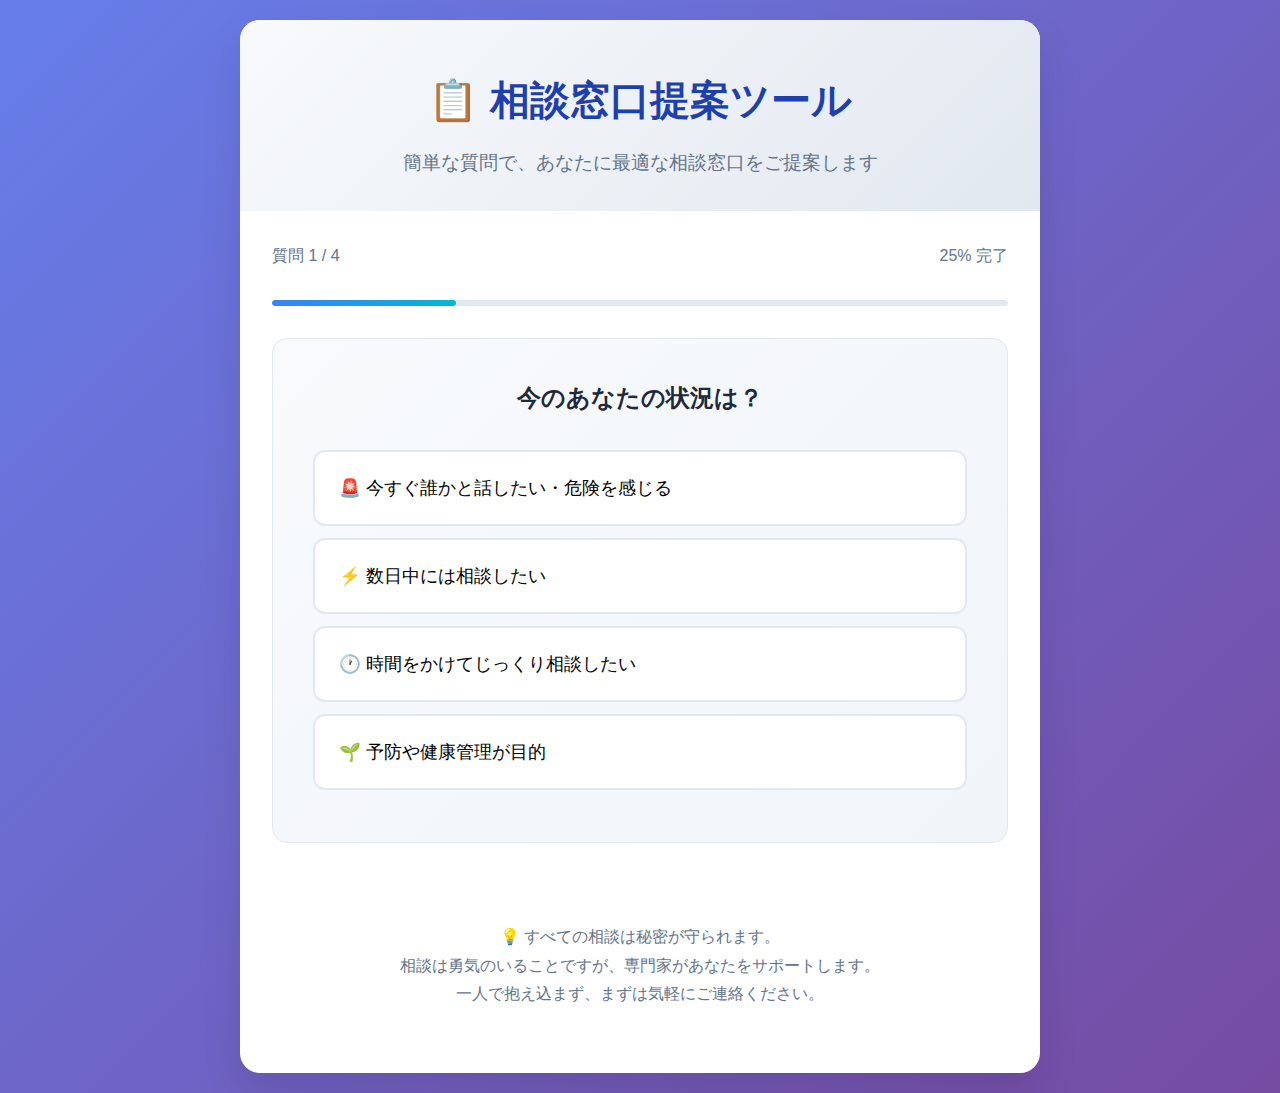
<file: index.html>
<!DOCTYPE html>
<html lang="ja">
<head>
    <meta charset="UTF-8">
    <meta name="viewport" content="width=device-width, initial-scale=1.0">
    <title>教職員向け相談窓口提案ツール</title>
    <style>
        * {
            box-sizing: border-box;
            margin: 0;
            padding: 0;
        }

        body {
            font-family: -apple-system, BlinkMacSystemFont, 'Segoe UI', Roboto, sans-serif;
            line-height: 1.6;
            color: #333;
            background: linear-gradient(135deg, #667eea 0%, #764ba2 100%);
            min-height: 100vh;
            padding: 20px;
        }

        .container {
            max-width: 800px;
            margin: 0 auto;
            background: white;
            border-radius: 20px;
            box-shadow: 0 20px 40px rgba(0,0,0,0.1);
            overflow: hidden;
        }

        .main-header {
            text-align: center;
            color: #1e40af;
            padding: 3rem 2rem 2rem;
            background: linear-gradient(135deg, #f8fafc, #e2e8f0);
        }

        .main-header h1 {
            font-size: 2.5rem;
            margin-bottom: 1rem;
            font-weight: 700;
        }

        .main-header p {
            font-size: 1.2rem;
            color: #64748b;
        }

        .content {
            padding: 2rem;
        }

        .progress-container {
            display: flex;
            justify-content: space-between;
            align-items: center;
            margin-bottom: 2rem;
        }

        .progress-text {
            font-size: 1rem;
            color: #64748b;
        }

        .progress-bar {
            height: 6px;
            background-color: #e2e8f0;
            border-radius: 3px;
            margin: 1rem 0;
            overflow: hidden;
        }

        .progress-fill {
            height: 100%;
            background: linear-gradient(90deg, #3b82f6, #06b6d4);
            border-radius: 3px;
            transition: width 0.5s ease;
        }

        .question-container {
            background: linear-gradient(135deg, #f8fafc, #f1f5f9);
            padding: 2.5rem;
            border-radius: 15px;
            margin: 2rem 0;
            border: 1px solid #e2e8f0;
        }

        .question-container h3 {
            font-size: 1.5rem;
            color: #1e293b;
            margin-bottom: 2rem;
            text-align: center;
        }

        .option-button {
            width: 100%;
            padding: 1.5rem;
            margin: 0.75rem 0;
            background: white;
            border: 2px solid #e2e8f0;
            border-radius: 12px;
            font-size: 1.1rem;
            cursor: pointer;
            transition: all 0.3s ease;
            text-align: left;
            display: flex;
            align-items: center;
            gap: 1rem;
        }

        .option-button:hover {
            border-color: #3b82f6;
            background: linear-gradient(135deg, #eff6ff, #dbeafe);
            transform: translateY(-2px);
            box-shadow: 0 10px 20px rgba(59, 130, 246, 0.1);
        }

        .back-button {
            background: #64748b;
            color: white;
            border: none;
            padding: 0.75rem 1.5rem;
            border-radius: 8px;
            cursor: pointer;
            font-size: 1rem;
            margin-bottom: 1rem;
            transition: background 0.3s ease;
        }

        .back-button:hover {
            background: #475569;
        }

        .result-container {
            background: linear-gradient(135deg, #3b82f6, #06b6d4);
            color: white;
            padding: 3rem;
            border-radius: 15px;
            margin: 2rem 0;
        }

        .result-container h3 {
            font-size: 2rem;
            margin-bottom: 1rem;
        }

        .result-container p {
            font-size: 1.1rem;
            margin-bottom: 2rem;
            opacity: 0.9;
        }

        .result-grid {
            display: grid;
            grid-template-columns: 1fr 1fr;
            gap: 1rem;
            margin: 2rem 0;
        }

        .result-item {
            font-size: 1rem;
            opacity: 0.9;
        }

        .feature-tag {
            background-color: rgba(255, 255, 255, 0.2);
            padding: 0.5rem 1rem;
            border-radius: 20px;
            margin: 0.25rem;
            display: inline-block;
            font-size: 0.9rem;
        }

        .contact-section {
            margin: 3rem 0;
        }

        .contact-section h3 {
            color: #1e293b;
            margin-bottom: 1.5rem;
        }

        .contact-button {
            background: linear-gradient(135deg, #f59e0b, #f97316);
            color: white;
            padding: 1.5rem 2rem;
            border: none;
            border-radius: 12px;
            font-size: 1.1rem;
            font-weight: 600;
            cursor: pointer;
            width: 100%;
            margin: 1rem 0;
            transition: all 0.3s ease;
        }

        .contact-button:hover {
            transform: translateY(-3px);
            box-shadow: 0 15px 30px rgba(245, 158, 11, 0.3);
        }

        .clinic-info {
            background-color: #f1f5f9;
            padding: 1.5rem;
            border-radius: 12px;
            margin: 1rem 0;
            border-left: 4px solid #3b82f6;
        }

        .clinic-info strong {
            display: block;
            margin-bottom: 0.5rem;
            color: #1e293b;
        }

        .warning-box {
            background: #fef3cd;
            border: 1px solid #f6e05e;
            border-radius: 12px;
            padding: 1.5rem;
            margin: 2rem 0;
            color: #92400e;
        }

        .warning-box strong {
            display: block;
            margin-bottom: 0.5rem;
        }

        .action-buttons {
            display: grid;
            grid-template-columns: 1fr 1fr;
            gap: 1rem;
            margin: 2rem 0;
        }

        .secondary-button {
            background: #64748b;
            color: white;
            padding: 1rem 1.5rem;
            border: none;
            border-radius: 8px;
            cursor: pointer;
            font-size: 1rem;
            transition: background 0.3s ease;
        }

        .secondary-button:hover {
            background: #475569;
        }

        .footer {
            text-align: center;
            margin-top: 3rem;
            padding: 2rem;
            color: #64748b;
            font-size: 1rem;
            line-height: 1.8;
        }

        .hidden {
            display: none;
        }

        .result-text {
            background: #f8fafc;
            border: 1px solid #e2e8f0;
            border-radius: 8px;
            padding: 1rem;
            font-family: monospace;
            white-space: pre-wrap;
            font-size: 0.9rem;
            color: #1e293b;
            height: 200px;
            overflow-y: auto;
        }

        @media (max-width: 768px) {
            body {
                padding: 10px;
            }
            
            .result-grid {
                grid-template-columns: 1fr;
            }
            
            .action-buttons {
                grid-template-columns: 1fr;
            }
            
            .main-header h1 {
                font-size: 2rem;
            }
        }
    </style>
</head>
<body>
    <div class="container">
        <div class="main-header">
            <h1>📋 相談窓口提案ツール</h1>
            <p>簡単な質問で、あなたに最適な相談窓口をご提案します</p>
        </div>

        <div class="content">
            <!-- 質問セクション -->
            <div id="questionSection">
                <div class="progress-container">
                    <span class="progress-text" id="progressText">質問 1 / 4</span>
                    <span class="progress-text" id="progressPercent">25% 完了</span>
                </div>
                <div class="progress-bar">
                    <div class="progress-fill" id="progressFill" style="width: 25%"></div>
                </div>

                <button class="back-button hidden" id="backButton">← 前の質問に戻る</button>

                <div class="question-container">
                    <h3 id="questionTitle">今のあなたの状況は？</h3>
                    <div id="optionsContainer">
                        <!-- オプションボタンがここに動的に追加される -->
                    </div>
                </div>
            </div>

            <!-- 結果セクション -->
            <div id="resultSection" class="hidden">
                <div style="text-align: center; margin-bottom: 2rem;">
                    <h2>✅ おすすめの相談窓口</h2>
                    <p>あなたの状況に最適な窓口をご提案します</p>
                </div>

                <div class="result-container" id="resultContainer">
                    <!-- 結果がここに動的に追加される -->
                </div>

                <div class="contact-section">
                    <h3>📞 今すぐ相談してみましょう</h3>
                    <div id="contactButtonContainer">
                        <!-- 連絡ボタンがここに追加される -->
                    </div>
                </div>

                <div id="clinicsContainer" class="hidden">
                    <h4>利用可能な医療機関（例）</h4>
                    <div id="clinicsList">
                        <!-- クリニック情報がここに追加される -->
                    </div>
                </div>

                <div class="warning-box">
                    <strong>ご利用前の注意</strong>
                    緊急性が高い場合や、推奨された窓口で対応が困難な場合は、
                    他の専門機関への紹介も受けられます。まずはお気軽にご相談ください。
                </div>

                <div class="action-buttons">
                    <button class="secondary-button" id="restartButton">🔄 もう一度診断する</button>
                    <button class="secondary-button" id="showResultTextButton">📄 結果をテキストで表示</button>
                </div>

                <div id="resultTextContainer" class="hidden">
                    <h4>診断結果（コピーして保存してください）</h4>
                    <div class="result-text" id="resultText"></div>
                </div>
            </div>

            <div class="footer">
                💡 すべての相談は秘密が守られます。<br>相談は勇気のいることですが、専門家があなたをサポートします。<br>一人で抱え込まず、まずは気軽にご連絡ください。
            </div>
        </div>
    </div>

    <script>
        // GASのWebアプリURLを設定してください
        const GAS_URL = 'https://script.google.com/macros/s/AKfycbyA1sOBWKdieibi4Gk40lD-8cN0h_58AAQ0JUwvqFumPQuwf7hf8R3mL1AJ5H3nrA9j/exec';

        // アプリケーションの状態
        let appState = {
            currentStep: 0,
            answers: {},
            showResult: false,
            dataSaved: false,
            sessionId: generateSessionId()
        };

        // 相談窓口データ
        const counselingServices = {
            emergency_phone: {
                name: 'こころとからだの健康相談（緊急）',
                contact: '012-345-6789',
                hours: '平日 9:00-12:00, 13:00-16:00',
                serviceType: '電話相談',
                features: ['教職員専用', '匿名OK', '緊急対応'],
                description: '県教育庁の専門相談窓口。緊急性の高い場合は他の24時間対応窓口もご案内します。'
            },
            urgent_support: {
                name: '教職員サポート相談',
                contact: '012-345-6789',
                hours: '月-金 9:00-19:00 / 土 9:00-17:00',
                serviceType: '電話相談',
                features: ['教職員専用', '比較的長時間対応', '職場問題に特化'],
                description: '教育現場の特殊事情を理解した専門スタッフが対応します。'
            },
            medical_mental: {
                name: '精神科・心療内科クリニック',
                contact: '複数の医療機関から選択可能',
                hours: '各医療機関により異なる',
                serviceType: '医療機関受診',
                features: ['専門的診断', '治療・投薬可能', '継続的ケア'],
                description: '症状が重い場合や医学的治療が必要な場合に適しています。',
                clinics: [
                    { name: 'Aクリニック', phone: '012-345-6789', hours: '月火木金 9:00-12:30, 15:00-18:30' },
                    { name: 'Bクリニック', phone: '012-345-6789', hours: '月-土 9:00-12:00, 14:00-17:00' },
                    { name: 'Cクリニック', phone: '012-345-6789', hours: '月-土 9:00-12:00, 14:00-17:00' }
                ]
            },
            counseling_room: {
                name: 'カウンセリングルーム「教室」',
                contact: '要予約（詳細は県教育庁まで）',
                hours: '平日中心',
                serviceType: '対面カウンセリング',
                features: ['臨床心理士', '継続的サポート', '教職員専用'],
                description: '専門的なカウンセリングを継続して受けたい方に最適です。'
            },
            group_support: {
                name: 'エンカウンターグループ',
                contact: '月1回程度開催',
                hours: '土日開催が多い',
                serviceType: 'グループ活動',
                features: ['仲間との交流', '対人関係スキル向上', '定期開催'],
                description: '同じ悩みを持つ仲間と支え合いながら成長したい方におすすめです。'
            },
            online_check: {
                name: '簡易健康チェック',
                contact: 'https://XXXXXXXXXX.jp/CCCCCC/',
                hours: '24時間利用可能',
                serviceType: 'オンラインツール',
                features: ['セルフチェック', '24時間利用可能', '匿名'],
                description: 'まずは自分の状態を客観的に把握したい方に適しています。'
            }
        };

        // 質問データ
        const questions = [
            {
                id: 'urgency',
                question: '今のあなたの状況は？',
                options: [
                    { value: 'emergency', label: '🚨 今すぐ誰かと話したい・危険を感じる' },
                    { value: 'urgent', label: '⚡ 数日中には相談したい' },
                    { value: 'normal', label: '🕐 時間をかけてじっくり相談したい' },
                    { value: 'prevention', label: '🌱 予防や健康管理が目的' }
                ]
            },
            {
                id: 'symptoms',
                question: '主な悩みや症状は？',
                options: [
                    { value: 'mental', label: '😟 気分の落ち込み・不安・イライラ' },
                    { value: 'physical', label: '😴 頭痛・疲労・胃腸の不調・眠れない' },
                    { value: 'workplace', label: '💼 職場の人間関係・仕事の悩み' },
                    { value: 'family', label: '🏠 家族や個人的な問題' },
                    { value: 'multiple', label: '🔄 複数の問題が絡み合っている' }
                ]
            },
            {
                id: 'preference',
                question: '相談方法の希望は？',
                options: [
                    { value: 'phone', label: '📞 電話で匿名で相談したい' },
                    { value: 'face', label: '👥 対面でじっくり話したい' },
                    { value: 'medical', label: '🏥 医師の診察を受けたい' },
                    { value: 'online', label: '💻 オンラインで気軽に' }
                ]
            },
            {
                id: 'timing',
                question: '相談可能な時間帯は？',
                options: [
                    { value: 'anytime', label: '🌙 いつでも（24時間対応希望）' },
                    { value: 'business', label: '🌅 平日の日中' },
                    { value: 'evening', label: '🌆 平日の夕方・夜間' },
                    { value: 'weekend', label: '📅 土日・祝日' }
                ]
            }
        ];

        // セッションID生成
        function generateSessionId() {
            return Math.random().toString(36).substring(2, 14) + Date.now().toString(36);
        }

        // 推奨窓口を決定
        function getRecommendation(answers) {
            const { urgency, symptoms, preference, timing } = answers;

            if (urgency === 'emergency') {
                return counselingServices.emergency_phone;
            }

            if (preference === 'medical' || (symptoms === 'mental' && urgency === 'urgent')) {
                return counselingServices.medical_mental;
            }

            if (preference === 'face' && symptoms !== 'physical') {
                return counselingServices.counseling_room;
            }

            if (preference === 'online' || urgency === 'prevention') {
                return counselingServices.online_check;
            }

            if (timing === 'anytime') {
                return counselingServices.online_check;
            }

            if (symptoms === 'workplace' || urgency === 'urgent') {
                return counselingServices.urgent_support;
            }

            if (symptoms === 'multiple') {
                return counselingServices.group_support;
            }

            return counselingServices.urgent_support;
        }

       // GASにデータ送信（フォーム経由でCORS回避）
function saveToGAS(answers, recommendation, clickedContact = false) {
    const now = new Date();
    const weekdays = ['日', '月', '火', '水', '木', '金', '土'];

    const data = {
        sessionId: appState.sessionId,
        timestamp: now.toISOString(),
        date: now.toLocaleDateString('ja-JP'),
        weekday: weekdays[now.getDay()],
        time: now.toLocaleTimeString('ja-JP', { hour: '2-digit', minute: '2-digit' }),
        urgency: answers.urgency || '',
        symptoms: answers.symptoms || '',
        preference: answers.preference || '',
        timing: answers.timing || '',
        recommendedService: recommendation.name,
        serviceType: recommendation.serviceType,
        contactClicked: clickedContact ? 'はい' : 'いいえ',
        hour: now.getHours()
    };

    submitFormToGAS(data);
    return true;
}

// フォームにデータを埋めて送信
function submitFormToGAS(data) {
    const form = document.getElementById('gasForm');
    for (const key in data) {
        if (form.elements[key]) {
            form.elements[key].value = data[key];
        }
    }
    form.submit();
}


        // 進捗バーを更新
        function updateProgress() {
            const progress = (appState.currentStep + 1) / questions.length;
            const progressPercent = Math.round(progress * 100);
            
            document.getElementById('progressText').textContent = `質問 ${appState.currentStep + 1} / ${questions.length}`;
            document.getElementById('progressPercent').textContent = `${progressPercent}% 完了`;
            document.getElementById('progressFill').style.width = `${progressPercent}%`;
        }

        // 質問を表示
        function displayQuestion() {
            const question = questions[appState.currentStep];
            document.getElementById('questionTitle').textContent = question.question;
            
            const optionsContainer = document.getElementById('optionsContainer');
            optionsContainer.innerHTML = '';
            
            question.options.forEach(option => {
                const button = document.createElement('button');
                button.className = 'option-button';
                button.textContent = option.label;
                button.onclick = () => selectOption(option.value);
                optionsContainer.appendChild(button);
            });

            // 戻るボタンの表示
            const backButton = document.getElementById('backButton');
            if (appState.currentStep > 0) {
                backButton.classList.remove('hidden');
            } else {
                backButton.classList.add('hidden');
            }

            updateProgress();
        }

        // 選択肢を選択
        function selectOption(value) {
            const question = questions[appState.currentStep];
            appState.answers[question.id] = value;

            if (appState.currentStep < questions.length - 1) {
                appState.currentStep++;
                displayQuestion();
            } else {
                showResult();
            }
        }

        // 結果を表示
        async function showResult() {
            const recommendation = getRecommendation(appState.answers);
            
            // データ保存
            if (!appState.dataSaved) {
                const saved = await saveToGAS(appState.answers, recommendation);
                if (saved) {
                    appState.dataSaved = true;
                } else {
                    console.warn('使用データの保存に失敗しました');
                }
            }

            // UIの切り替え
            document.getElementById('questionSection').classList.add('hidden');
            document.getElementById('resultSection').classList.remove('hidden');

            // 結果表示
            const resultContainer = document.getElementById('resultContainer');
            resultContainer.innerHTML = `
                <h3>${recommendation.name}</h3>
                <p>${recommendation.description}</p>
                <div class="result-grid">
                    <div class="result-item">📞 ${recommendation.contact}</div>
                    <div class="result-item">🕐 ${recommendation.hours}</div>
                </div>
                <div>
                    ${recommendation.features.map(feature => `<span class="feature-tag">${feature}</span>`).join('')}
                </div>
            `;

            // 連絡ボタン
            const contactButtonContainer = document.getElementById('contactButtonContainer');
            if (recommendation.contact.startsWith('012-')) {
                contactButtonContainer.innerHTML = `
                    <button class="contact-button" onclick="handlePhoneContact('${recommendation.contact}')">
                        📱 ${recommendation.contact} に電話する
                    </button>
                `;
            } else if (recommendation.contact.startsWith('http')) {
                contactButtonContainer.innerHTML = `
                    <button class="contact-button" onclick="handleWebContact('${recommendation.contact}')">
                        🌐 ウェブサイトを開く
                    </button>
                `;
            } else {
                contactButtonContainer.innerHTML = `
                    <button class="contact-button" onclick="handleOtherContact('${recommendation.contact}')">
                        📝 連絡方法を確認
                    </button>
                `;
            }

            // クリニック情報表示
            if (recommendation.clinics) {
                const clinicsContainer = document.getElementById('clinicsContainer');
                clinicsContainer.classList.remove('hidden');
                
                const clinicsList = document.getElementById('clinicsList');
                clinicsList.innerHTML = recommendation.clinics.map((clinic, index) => `
                    <div class="clinic-info">
                        <strong>${clinic.name}</strong>
                        📞 ${clinic.phone}<br>
                        🕐 ${clinic.hours}
                        <button class="contact-button" style="margin-top: 1rem; padding: 0.75rem 1rem; font-size: 0.9rem;" 
                                onclick="handleClinicContact('${clinic.phone}', '${clinic.name}')">
                            📱 ${clinic.name}に電話
                        </button>
                    </div>
                `).join('');
            }
        }

        // 電話連絡の処理
        async function handlePhoneContact(phone) {
            const recommendation = getRecommendation(appState.answers);
            await saveToGAS(appState.answers, recommendation, true);
            
            // 電話番号をクリップボードにコピー
            try {
                await navigator.clipboard.writeText(phone);
                alert(`電話番号をクリップボードにコピーしました！\n電話番号: ${phone}`);
            } catch (err) {
                alert(`電話番号: ${phone}`);
            }
        }

        // Web連絡の処理
        async function handleWebContact(url) {
            const recommendation = getRecommendation(appState.answers);
            await saveToGAS(appState.answers, recommendation, true);
            window.open(url, '_blank');
        }

        // その他の連絡方法
        async function handleOtherContact(contact) {
            const recommendation = getRecommendation(appState.answers);
            await saveToGAS(appState.answers, recommendation, true);
            alert(`連絡方法: ${contact}`);
        }

        // クリニック連絡の処理
        async function handleClinicContact(phone, name) {
            const recommendation = getRecommendation(appState.answers);
            await saveToGAS(appState.answers, recommendation, true);
            
            try {
                await navigator.clipboard.writeText(phone);
                alert(`${name}の電話番号をクリップボードにコピーしました！\n電話番号: ${phone}`);
            } catch (err) {
                alert(`${name}の電話番号: ${phone}`);
            }
        }

        // アプリを初期化
        function initApp() {
            displayQuestion();
            
            // イベントリスナー設定
            document.getElementById('backButton').onclick = () => {
                if (appState.currentStep > 0) {
                    appState.currentStep--;
                    displayQuestion();
                }
            };

            document.getElementById('restartButton').onclick = () => {
                appState.currentStep = 0;
                appState.answers = {};
                appState.showResult = false;
                appState.dataSaved = false;
                appState.sessionId = generateSessionId();
                
                document.getElementById('questionSection').classList.remove('hidden');
                document.getElementById('resultSection').classList.add('hidden');
                document.getElementById('resultTextContainer').classList.add('hidden');
                
                displayQuestion();
            };

            document.getElementById('showResultTextButton').onclick = () => {
                const recommendation = getRecommendation(appState.answers);
                const resultText = `【診断結果】
推奨窓口: ${recommendation.name}
連絡先: ${recommendation.contact}
利用時間: ${recommendation.hours}
相談形式: ${recommendation.serviceType}
特徴: ${recommendation.features.join(', ')}
説明: ${recommendation.description}`;
                
                document.getElementById('resultText').textContent = resultText;
                document.getElementById('resultTextContainer').classList.remove('hidden');
            };
        }

        // アプリ開始
        document.addEventListener('DOMContentLoaded', initApp);
    </script>

<!-- 非表示フォーム（GAS送信用） -->
<form id="gasForm" action="https://script.google.com/macros/s/AKfycbyA1sOBWKdieibi4Gk40lD-8cN0h_58AAQ0JUwvqFumPQuwf7hf8R3mL1AJ5H3nrA9j/exec" method="POST" target="hiddenFrame" style="display: none;">
  <input type="hidden" name="sessionId">
  <input type="hidden" name="timestamp">
  <input type="hidden" name="date">
  <input type="hidden" name="weekday">
  <input type="hidden" name="time">
  <input type="hidden" name="urgency">
  <input type="hidden" name="symptoms">
  <input type="hidden" name="preference">
  <input type="hidden" name="timing">
  <input type="hidden" name="recommendedService">
  <input type="hidden" name="serviceType">
  <input type="hidden" name="contactClicked">
  <input type="hidden" name="hour">
</form>
<iframe name="hiddenFrame" style="display: none;"></iframe>
    
</body>
</html>
</file>
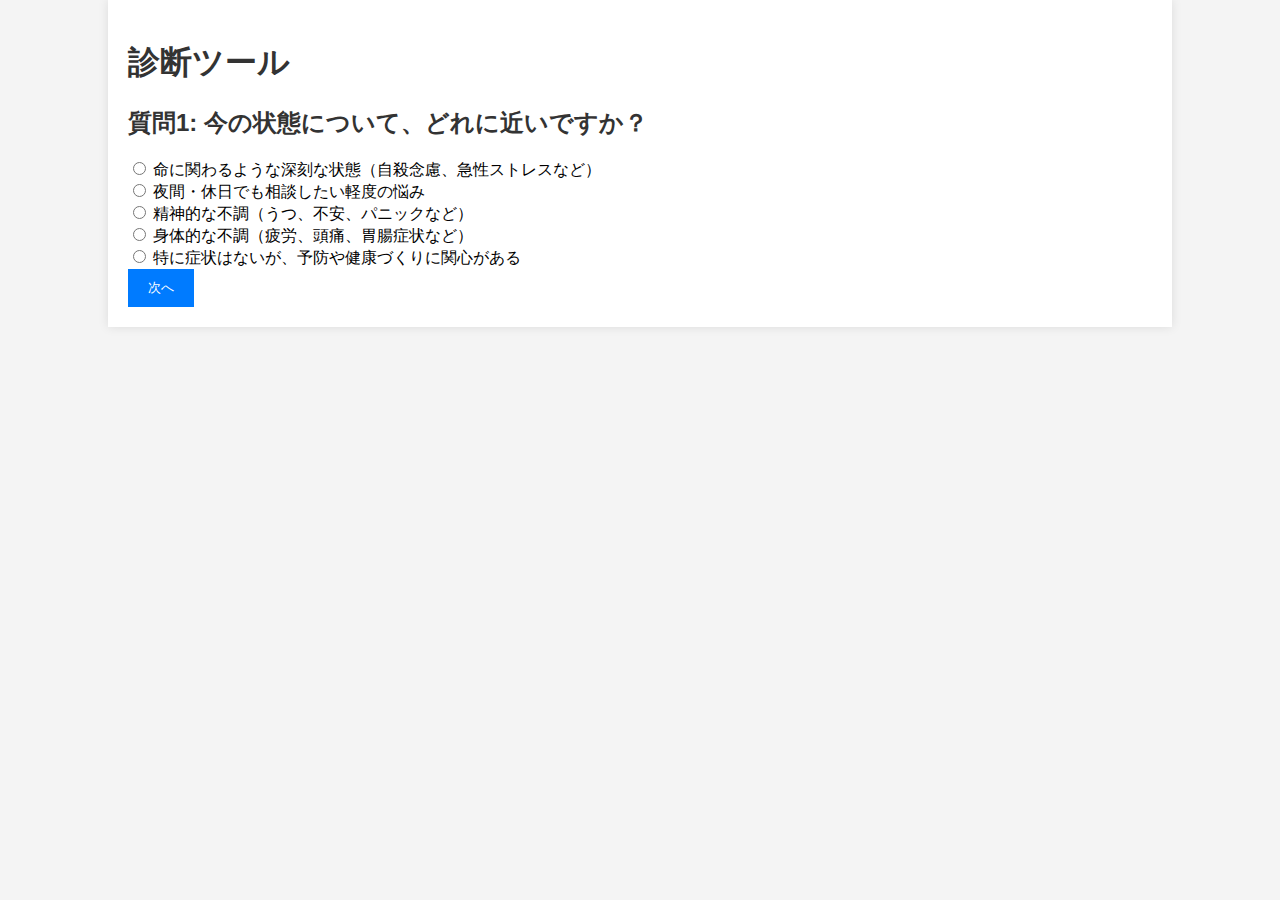
<file: diagnostic_tool.html>
<!DOCTYPE html>
<html lang="ja">
<head>
    <meta charset="UTF-8">
    <meta name="viewport" content="width=device-width, initial-scale=1.0">
    <title>診断ツール</title>
    <style>
        body {
            font-family: Arial, sans-serif;
            margin: 0;
            padding: 0;
            background-color: #f4f4f4;
        }
        .container {
            width: 80%;
            margin: 0 auto;
            padding: 20px;
            background-color: #fff;
            box-shadow: 0 0 10px rgba(0, 0, 0, 0.1);
        }
        h1, h2 {
            color: #333;
        }
        .question {
            display: none;
        }
        .question.active {
            display: block;
        }
        .result {
            display: none;
        }
        button {
            padding: 10px 20px;
            background-color: #007BFF;
            color: #fff;
            border: none;
            cursor: pointer;
        }
        button:hover {
            background-color: #0056b3;
        }
    </style>
</head>
<body>
    <div class="container">
        <h1>診断ツール</h1>
        
        <!-- Question 1 -->
        <div id="question1" class="question active">
            <h2>質問1: 今の状態について、どれに近いですか？</h2>
            <form>
                <label><input type="radio" name="q1" value="A"> 命に関わるような深刻な状態（自殺念慮、急性ストレスなど）</label><br>
                <label><input type="radio" name="q1" value="B"> 夜間・休日でも相談したい軽度の悩み</label><br>
                <label><input type="radio" name="q1" value="C"> 精神的な不調（うつ、不安、パニックなど）</label><br>
                <label><input type="radio" name="q1" value="D"> 身体的な不調（疲労、頭痛、胃腸症状など）</label><br>
                <label><input type="radio" name="q1" value="E"> 特に症状はないが、予防や健康づくりに関心がある</label><br>
                <button type="button" onclick="nextQuestion(1)">次へ</button>
            </form>
        </div>

        <!-- Question 2 -->
        <div id="question2" class="question">
            <h2>質問2: 相談したい内容はどのような分野に関係していますか？</h2>
            <form>
                <label><input type="radio" name="q2" value="A"> 医療的な対応が必要そう（診断・治療・投薬など）</label><br>
                <label><input type="radio" name="q2" value="B"> 職場の問題（ハラスメント、労働条件など）</label><br>
                <label><input type="radio" name="q2" value="C"> 家庭やプライベートの問題（家族関係、経済問題など）</label><br>
                <label><input type="radio" name="q2" value="D"> 特に問題はないが、予防や教育的支援を受けたい</label><br>
                <button type="button" onclick="nextQuestion(2)">次へ</button>
            </form>
        </div>

        <!-- Question 3 -->
        <div id="question3" class="question">
            <h2>質問3: どのような相談形式を希望しますか？</h2>
            <form>
                <label><input type="radio" name="q3" value="A"> 対面でじっくり相談したい</label><br>
                <label><input type="radio" name="q3" value="B"> 匿名で気軽に相談したい</label><br>
                <label><input type="radio" name="q3" value="C"> グループでの支援に興味がある</label><br>
                <button type="button" onclick="showResult()">結果を見る</button>
            </form>
        </div>

        <!-- Result -->
        <div id="result" class="result">
            <h2>診断結果</h2>
            <p id="resultText"></p>
        </div>
    </div>

    <script>
        let answers = {};

        function nextQuestion(currentQuestion) {
            const selectedOption = document.querySelector(`#question${currentQuestion} input[type="radio"]:checked`);
            if (selectedOption) {
                answers[`q${currentQuestion}`] = selectedOption.value;
                document.getElementById(`question${currentQuestion}`).classList.remove('active');
                if (currentQuestion < 3) {
                    document.getElementById(`question${currentQuestion + 1}`).classList.add('active');
                } else {
                    showResult();
                }
            } else {
                alert('選択肢を選んでください。');
            }
        }

        function showResult() {
            document.getElementById('question3').classList.remove('active');
            const resultText = document.getElementById('resultText');
            let result = '';

            if (answers.q1 === 'A') {
                result = '緊急対応窓口へ直行';
            } else if (answers.q1 === 'B') {
                result = '24時間ホットラインへ直行';
            } else {
                if (answers.q2 === 'A' && answers.q3 === 'A') {
                    result = '医療機関のストレス相談（対面）';
                } else if (answers.q2 === 'D' && answers.q3 === 'C') {
                    result = '職場の健康づくり研修会支援事業';
                } else {
                    result = '適切な窓口が見つかりませんでした。';
                }
            }

            resultText.textContent = result;
            document.getElementById('result').style.display = 'block';
        }
    </script>
</body>
</html>
</file>
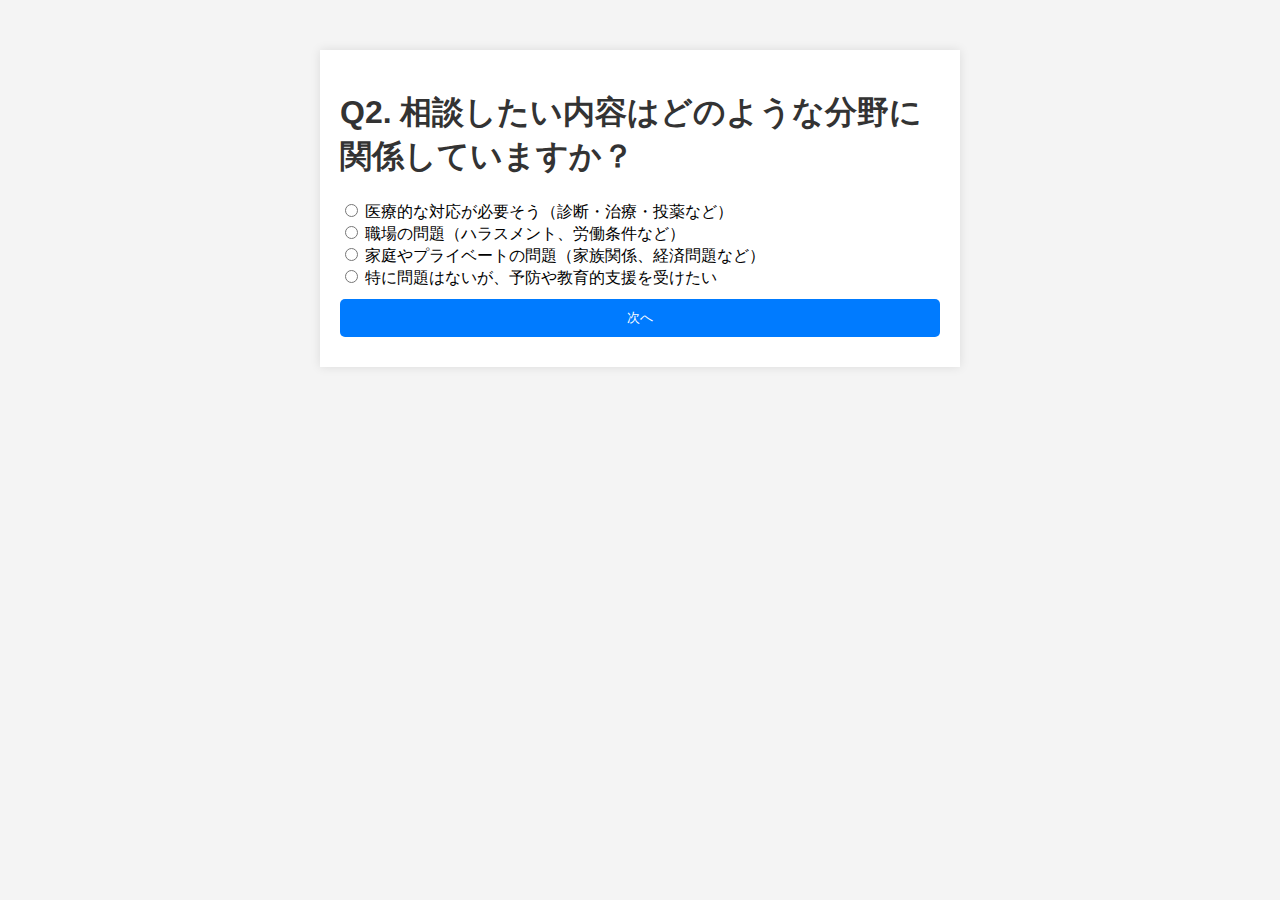
<file: q2.html>
<!DOCTYPE html>
<html lang="ja">
<head>
    <meta charset="UTF-8">
    <meta name="viewport" content="width=device-width, initial-scale=1.0">
    <title>診断ツール - Q2</title>
    <link rel="stylesheet" href="styles.css">
</head>
<body>
    <div class="container">
        <h1>Q2. 相談したい内容はどのような分野に関係していますか？</h1>
        <form id="q2-form">
            <label>
                <input type="radio" name="q2" value="A"> 医療的な対応が必要そう（診断・治療・投薬など）
            </label><br>
            <label>
                <input type="radio" name="q2" value="B"> 職場の問題（ハラスメント、労働条件など）
            </label><br>
            <label>
                <input type="radio" name="q2" value="C"> 家庭やプライベートの問題（家族関係、経済問題など）
            </label><br>
            <label>
                <input type="radio" name="q2" value="D"> 特に問題はないが、予防や教育的支援を受けたい
            </label><br>
            <button type="button" onclick="submitQ2()">次へ</button>
        </form>
    </div>
    <script src="scripts.js"></script>
</body>
</html>
</file>
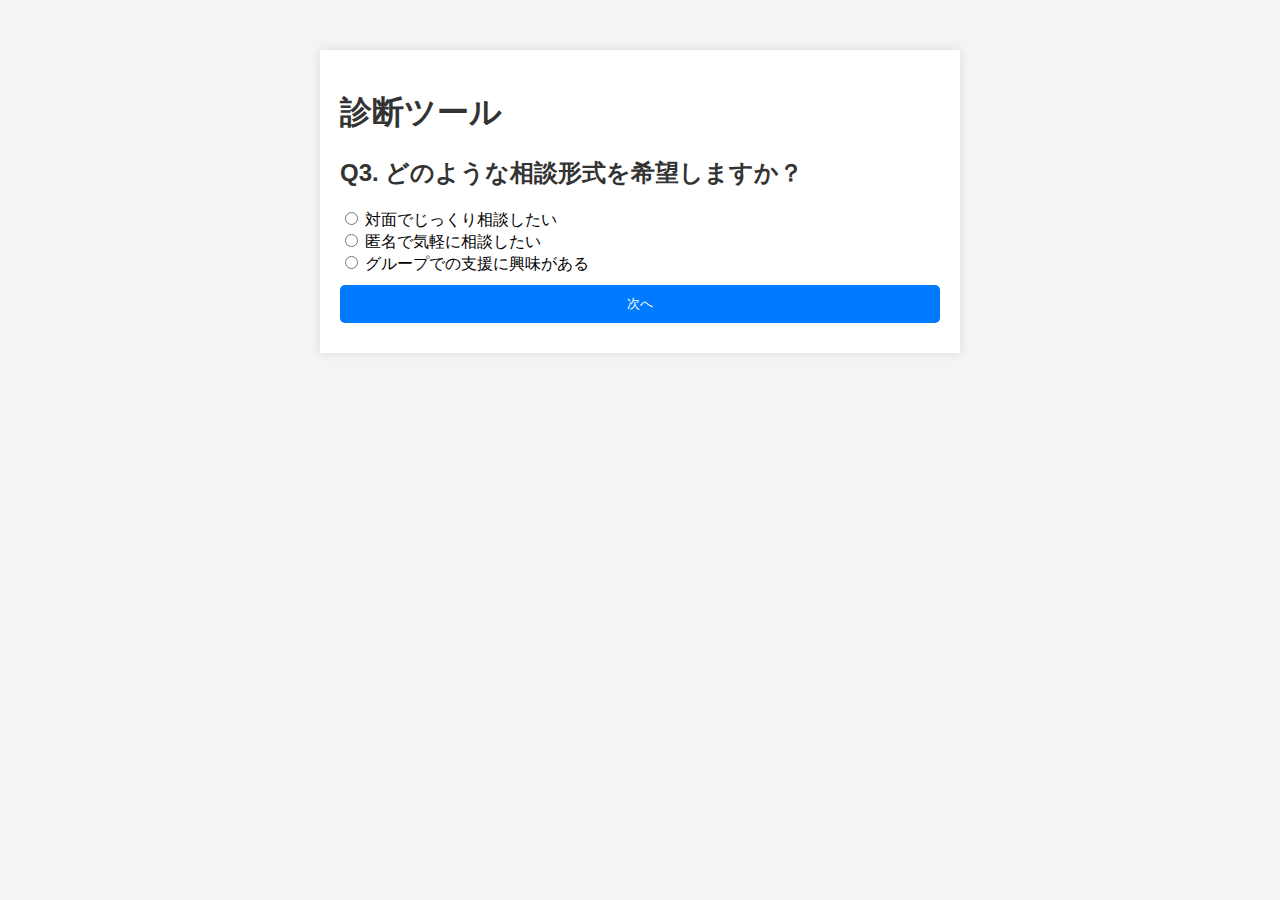
<file: q3.html>
<!DOCTYPE html>
<html lang="ja">
<head>
    <meta charset="UTF-8">
    <meta name="viewport" content="width=device-width, initial-scale=1.0">
    <title>診断ツール - Q3</title>
    <link rel="stylesheet" href="styles.css">
</head>
<body>
    <div class="container">
        <h1>診断ツール</h1>
        <h2>Q3. どのような相談形式を希望しますか？</h2>
        <form id="q3-form">
            <label>
                <input type="radio" name="q3" value="A"> 対面でじっくり相談したい
            </label><br>
            <label>
                <input type="radio" name="q3" value="B"> 匿名で気軽に相談したい
            </label><br>
            <label>
                <input type="radio" name="q3" value="C"> グループでの支援に興味がある
            </label><br>
            <button type="button" onclick="submitQ3()">次へ</button>
        </form>
    </div>
    <script src="scripts.js"></script>
</body>
</html>
</file>
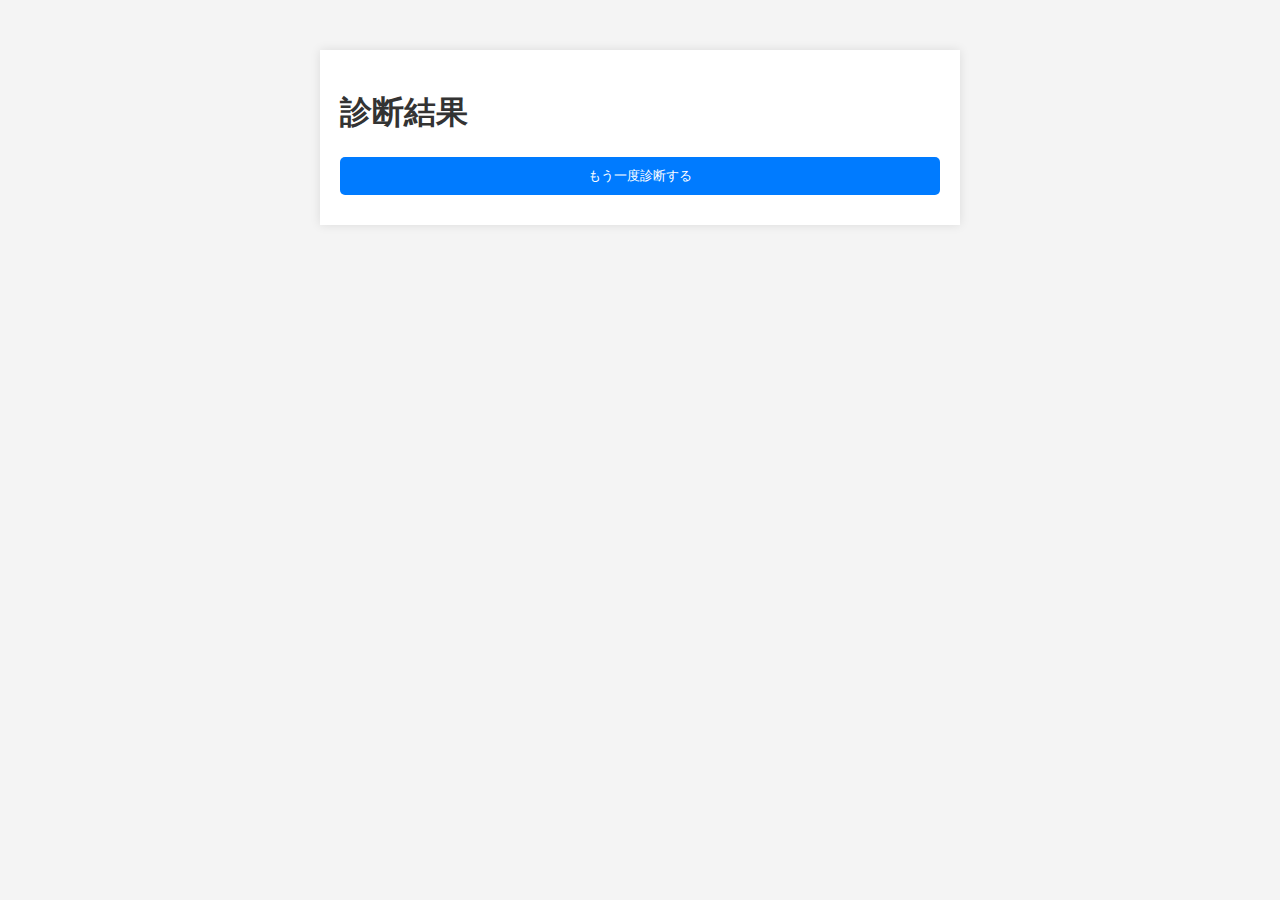
<file: result.html>
<!DOCTYPE html>
<html lang="ja">
<head>
    <meta charset="UTF-8">
    <meta name="viewport" content="width=device-width, initial-scale=1.0">
    <title>診断結果</title>
    <link rel="stylesheet" href="styles.css">
</head>
<body>
    <div class="container">
        <h1>診断結果</h1>
        <div id="result"></div>
        <button onclick="location.href='index.html'">もう一度診断する</button>
    </div>
    <script src="scripts.js"></script>
</body>
</html>
</file>
<file: styles.css>
body {
    font-family: Arial, sans-serif;
    background-color: #f4f4f4;
    margin: 0;
    padding: 0;
}

.container {
    max-width: 600px;
    margin: 50px auto;
    padding: 20px;
    background-color: #fff;
    box-shadow: 0 0 10px rgba(0, 0, 0, 0.1);
}

h1, h2 {
    color: #333;
}

button {
    display: block;
    width: 100%;
    padding: 10px;
    margin: 10px 0;
    background-color: #007BFF;
    color: #fff;
    border: none;
    border-radius: 5px;
    cursor: pointer;
}

button:hover {
    background-color: #0056b3;
}
</file>
